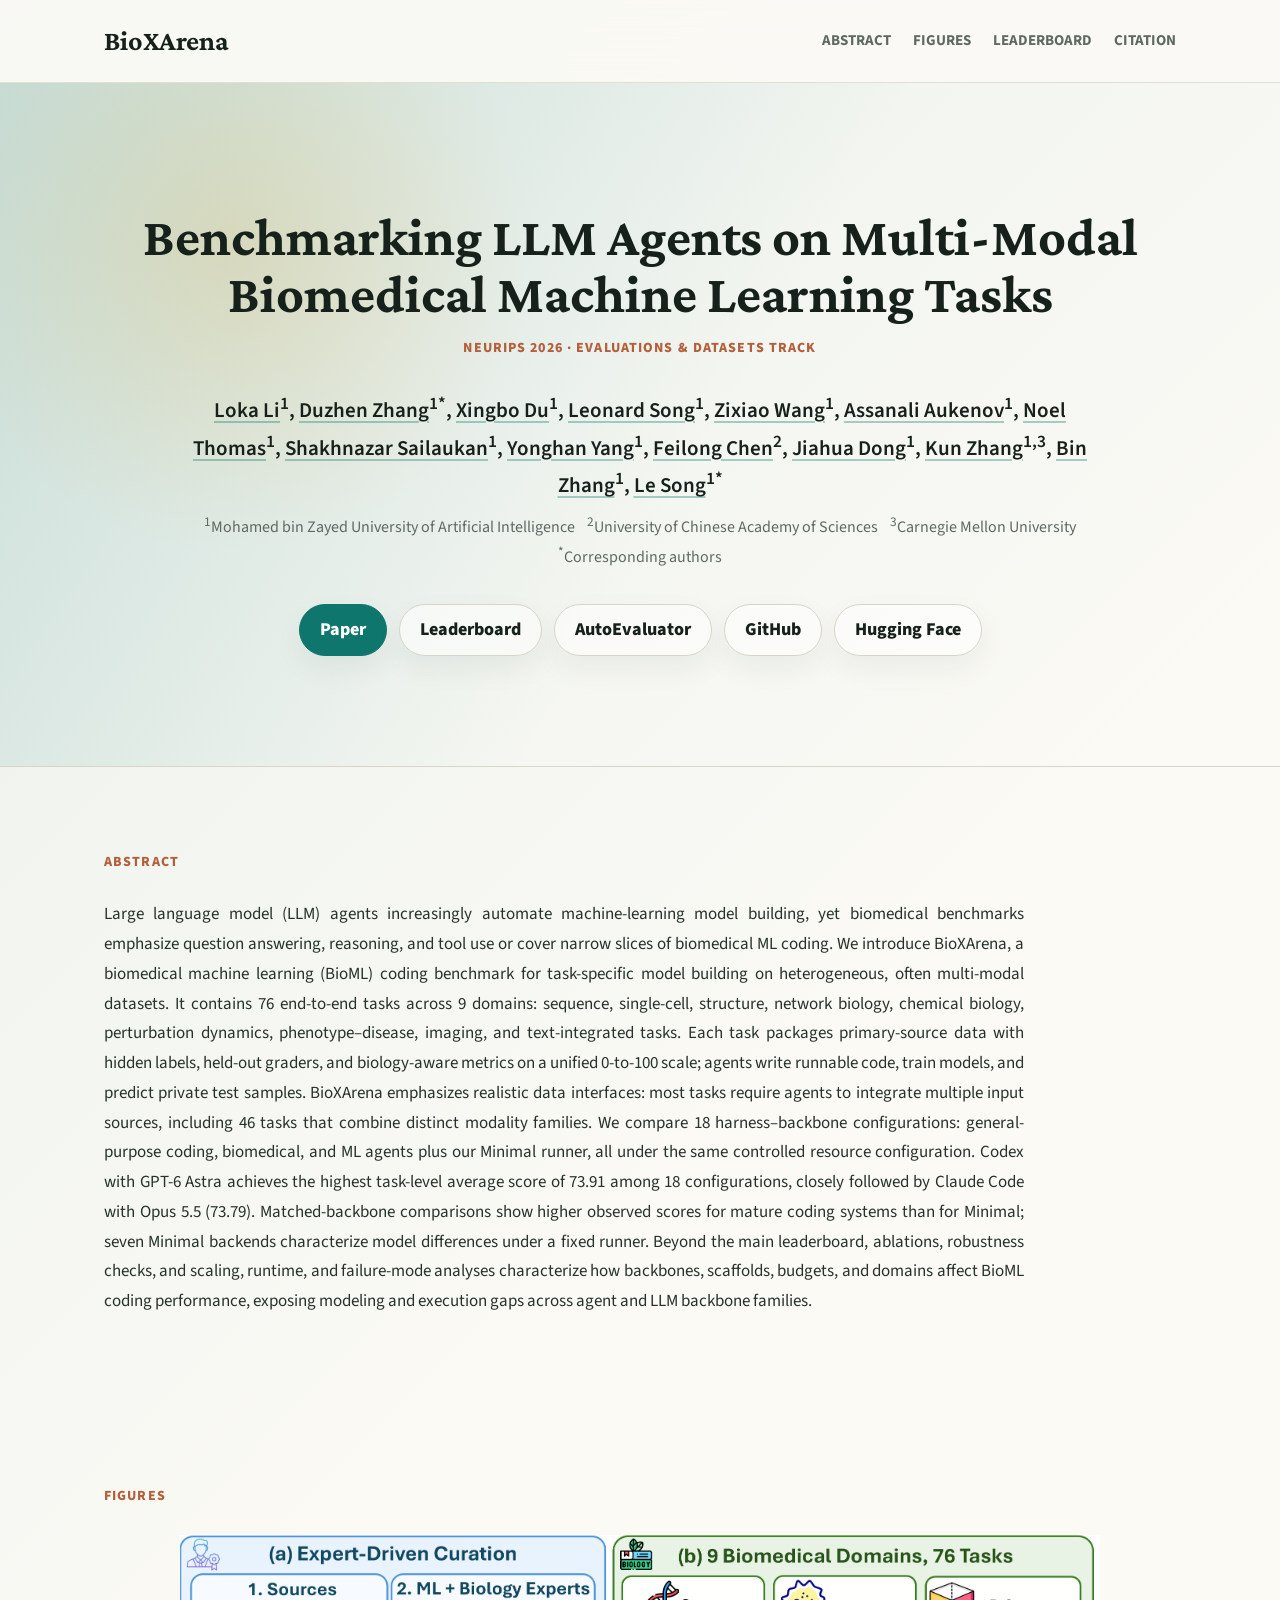
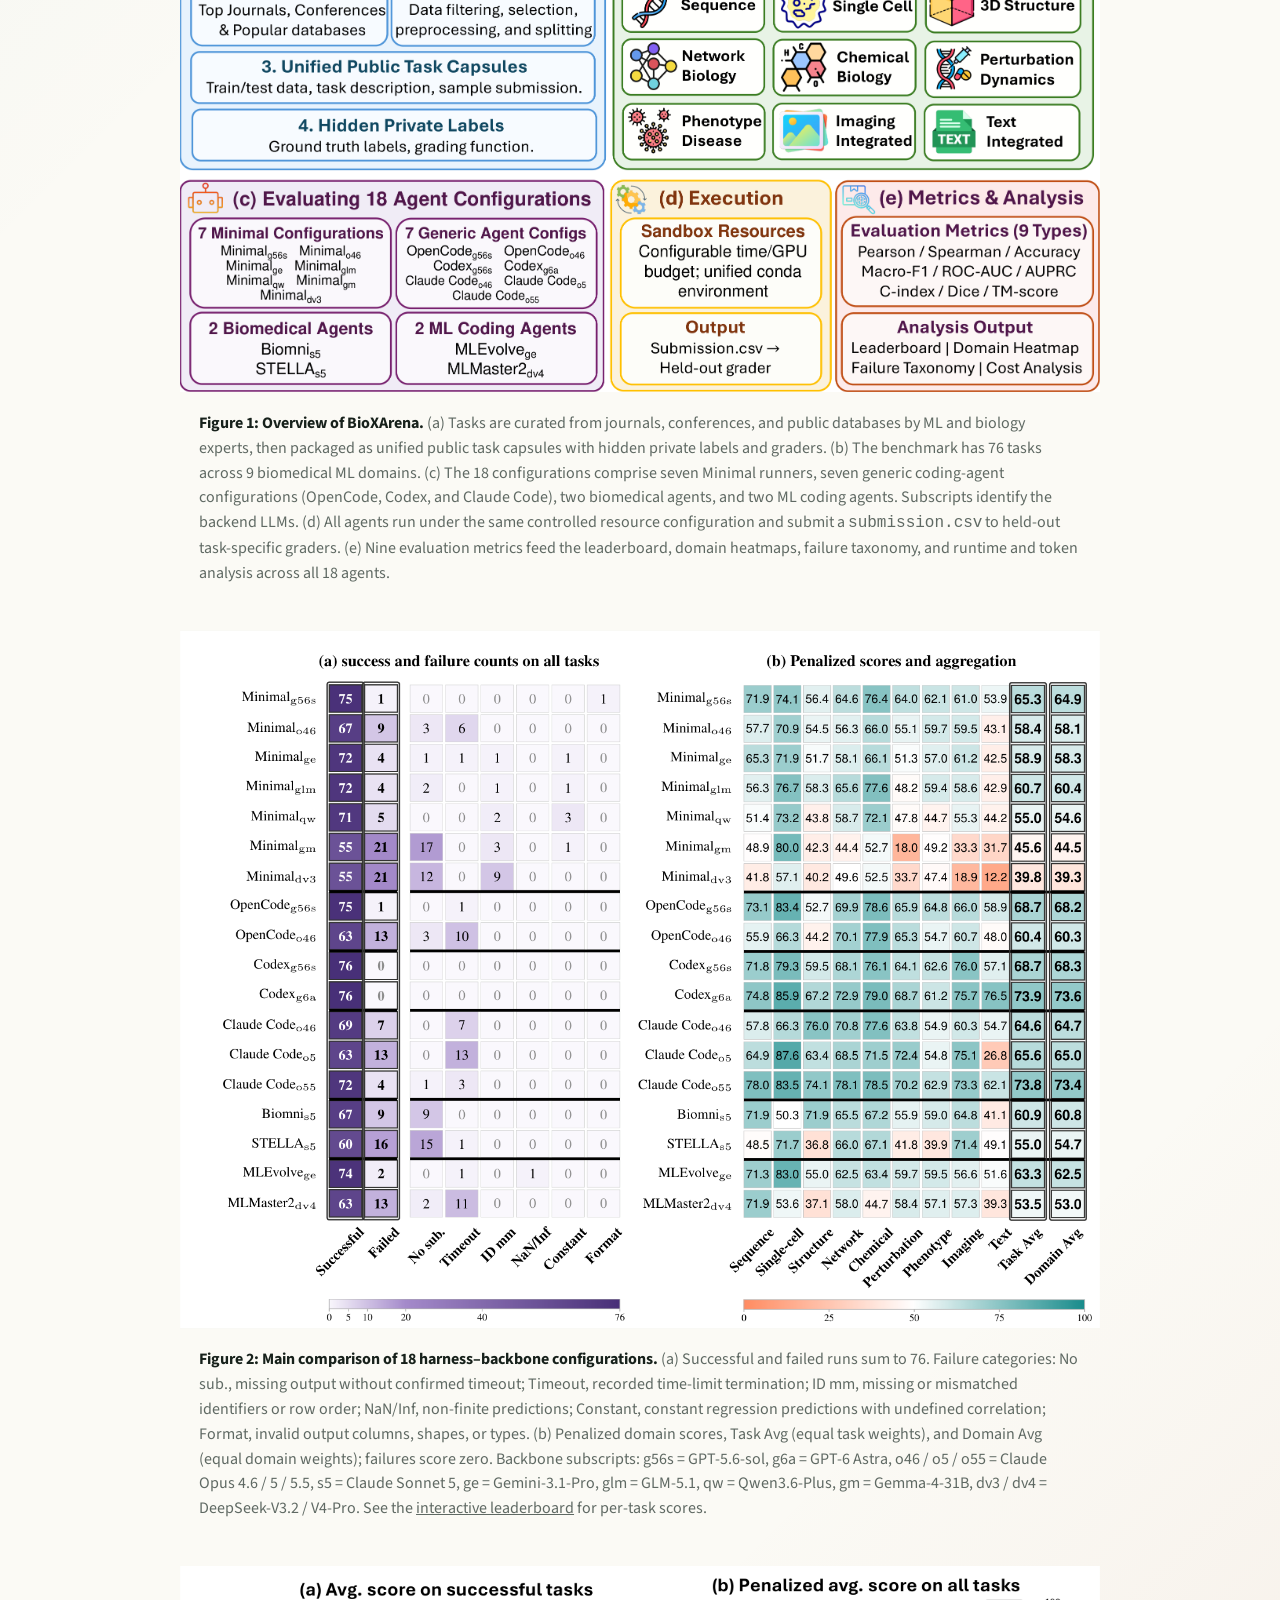
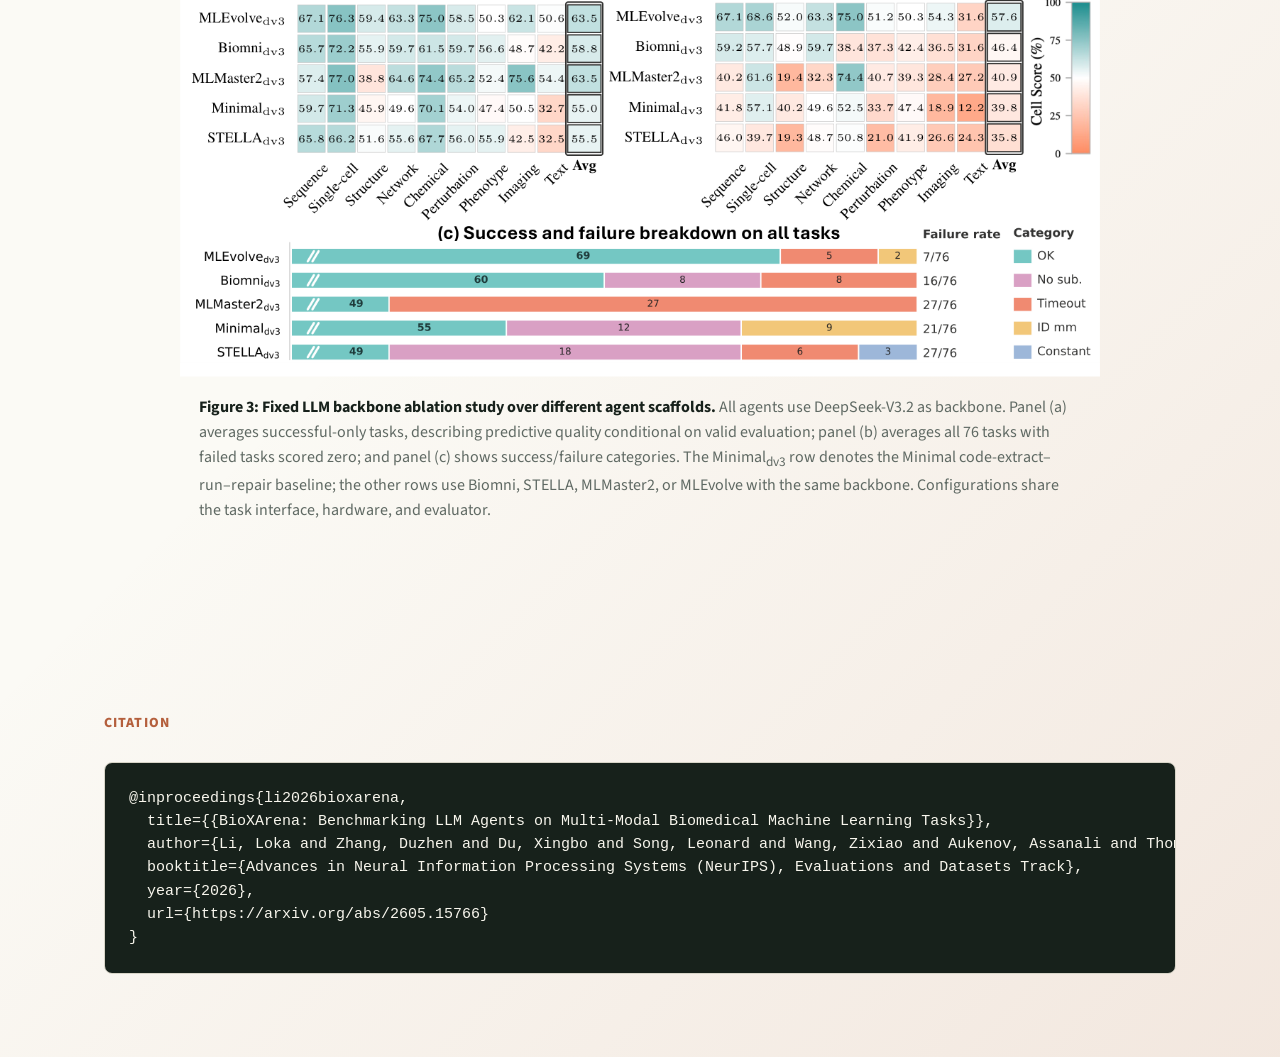
<file: index.html>
<!DOCTYPE html>
<html lang="en">
  <head>
    <meta charset="UTF-8" />
    <meta name="viewport" content="width=device-width, initial-scale=1.0" />
    <meta
      name="description"
      content="BioXArena (NeurIPS 2026): benchmarking LLM agents on 76 multi-modal biomedical machine learning tasks."
    />
    <title>BioXArena (NeurIPS 2026)</title>
    <link rel="preconnect" href="https://fonts.googleapis.com" />
    <link rel="preconnect" href="https://fonts.gstatic.com" crossorigin />
    <link
      href="https://fonts.googleapis.com/css2?family=Crimson+Pro:wght@500;600;700&family=Source+Sans+3:wght@400;500;600;700&display=swap"
      rel="stylesheet"
    />
    <link rel="stylesheet" href="styles.css?v=5" />
  </head>
  <body>
    <header class="site-header">
      <nav class="nav">
        <a class="brand" href="#">BioXArena</a>
        <div class="nav-links" aria-label="Page sections">
          <a href="#abstract">Abstract</a>
          <a href="#figures">Figures</a>
          <a href="leaderboard.html">Leaderboard</a>
          <a href="#citation">Citation</a>
        </div>
      </nav>
    </header>

    <!-- trigger redeploy -->
     
    <main>
      <section class="hero">
        <div class="hero-inner">
          <!-- <p class="eyebrow">Research Project Page Template</p> -->
          <h2>Benchmarking LLM Agents on Multi-Modal Biomedical Machine Learning Tasks</h2>
          <p class="eyebrow" style="margin-top:14px">NeurIPS 2026 &middot; Evaluations &amp; Datasets Track</p>

          <p class="authors">
            <a href="https://lokali.github.io/" target="_blank" rel="noreferrer"
              >Loka Li</a
            ><sup>1</sup>,
             <a href="https://bladedancer957.github.io/" target="_blank" rel="noreferrer"
              >Duzhen Zhang</a
            ><sup>1*</sup>,
              <a href="https://deepopo.github.io/" target="_blank" rel="noreferrer"
              >Xingbo Du</a
            ><sup>1</sup>,
             <a href="https://www.linkedin.com/in/leonard-song-118a513a4/" target="_blank" rel="noreferrer"
              >Leonard Song</a
            ><sup>1</sup>,
              <a href="https://scholar.google.com/citations?user=1A9NbwEAAAAJ&hl=en" target="_blank" rel="noreferrer"
              >Zixiao Wang</a
            ><sup>1</sup>,
            <a href="https://www.linkedin.com/in/a5an" target="_blank" rel="noreferrer"
              >Assanali Aukenov</a
            ><sup>1</sup>,
             <a href="https://scholar.google.com/citations?user=IiCfdkAAAAAJ&hl=en" target="_blank" rel="noreferrer"
              >Noel Thomas</a
            ><sup>1</sup>,
 <a href="https://www.sailaukan.com/" target="_blank" rel="noreferrer"
              >Shakhnazar Sailaukan</a
            ><sup>1</sup>,
             <a href="https://harryyoung2018.github.io/" target="_blank" rel="noreferrer"
              >Yonghan Yang</a
            ><sup>1</sup>,
               <a href="https://phellonchen.github.io/" target="_blank" rel="noreferrer"
              >Feilong Chen</a
            ><sup>2</sup>,
    <a href="https://scholar.google.com/citations?user=xrXqa8AAAAAJ&hl=zh-CN" target="_blank" rel="noreferrer"
              >Jiahua Dong</a
            ><sup>1</sup>,
              <a href="https://www.andrew.cmu.edu/user/kunz1/" target="_blank" rel="noreferrer"
              >Kun Zhang</a
            ><sup>1,3</sup>,
              <a href="https://scholar.google.com/citations?user=lFl6evoAAAAJ&hl=en" target="_blank" rel="noreferrer"
              >Bin Zhang</a
            ><sup>1</sup>,
                <a href="https://dasongle.github.io/" target="_blank" rel="noreferrer"
              >Le Song</a
            ><sup>1*</sup>
          </p>

          <p class="affiliations">
            <sup>1</sup>Mohamed bin Zayed University of Artificial Intelligence &nbsp;&nbsp;
            <sup>2</sup>University of Chinese Academy of Sciences &nbsp;&nbsp;
            <sup>3</sup>Carnegie Mellon University
          </p>
          <p class="affiliations"><sup>*</sup>Corresponding authors</p>

          <div class="actions" aria-label="Project links">
            <a class="button primary" href="https://arxiv.org/abs/2605.15766" target="_blank" rel="noreferrer">
              <span>Paper</span>
            </a>
            <a class="button" href="leaderboard.html">
              <span>Leaderboard</span>
            </a>
            <a class="button" href="https://www.codabench.org/competitions/18373/" target="_blank" rel="noreferrer">
              <span>AutoEvaluator</span>
            </a>
            <a class="button" href="https://github.com/mbzuai-ai4bio/BioXArena" target="_blank" rel="noreferrer">
              <span>GitHub</span>
            </a>
            <a class="button" href="https://huggingface.co/datasets/mbzuai-ai4bio/BioXArena-Data-Public" target="_blank" rel="noreferrer">
              <span>Hugging Face</span>
            </a>
          </div>
        </div>
      </section>

      <section class="section" id="abstract">
        <div class="section-heading">
          <p class="eyebrow">Abstract</p>
          <!-- <h3>Paper Summary</h3> -->
        </div>
        <p class="abstract-text">
          Large language model (LLM) agents increasingly automate machine-learning model building, yet biomedical benchmarks emphasize question answering, reasoning, and tool use or cover narrow slices of biomedical ML coding. We introduce BioXArena, a biomedical machine learning (BioML) coding benchmark for task-specific model building on heterogeneous, often multi-modal datasets. It contains 76 end-to-end tasks across 9 domains: sequence, single-cell, structure, network biology, chemical biology, perturbation dynamics, phenotype&ndash;disease, imaging, and text-integrated tasks. Each task packages primary-source data with hidden labels, held-out graders, and biology-aware metrics on a unified 0-to-100 scale; agents write runnable code, train models, and predict private test samples. BioXArena emphasizes realistic data interfaces: most tasks require agents to integrate multiple input sources, including 46 tasks that combine distinct modality families. We compare 18 harness&ndash;backbone configurations: general-purpose coding, biomedical, and ML agents plus our Minimal runner, all under the same controlled resource configuration. Codex with GPT-6 Astra achieves the highest task-level average score of 73.91 among 18 configurations, closely followed by Claude Code with Opus 5.5 (73.79). Matched-backbone comparisons show higher observed scores for mature coding systems than for Minimal; seven Minimal backends characterize model differences under a fixed runner. Beyond the main leaderboard, ablations, robustness checks, and scaling, runtime, and failure-mode analyses characterize how backbones, scaffolds, budgets, and domains affect BioML coding performance, exposing modeling and execution gaps across agent and LLM backbone families.
        </p>
      </section>

      <section class="section" id="figures">
        <div class="section-heading">
          <p class="eyebrow">Figures</p>
          <!-- <h3>Main Illustrations</h3> -->
        </div>

        <div class="figure-grid">
          <figure class="figure-card figure-main">
            <object
              class="figure-pdf"
              data="assets/Figure1_benchmark_pipeline.pdf?v=20261015#toolbar=0&amp;navpanes=0&amp;scrollbar=0&amp;view=FitH"
              type="application/pdf"
              aria-label="Figure 1: Overview of BioXArena"
            >
              <img
                src="assets/Figure1_benchmark_pipeline.png?v=20261015"
                alt="Figure 1: Overview of BioXArena"
              />
            </object>
            <figcaption>
              <strong>Figure 1: Overview of BioXArena.</strong> (a) Tasks are curated from journals, conferences, and public databases by ML and biology experts, then packaged as unified public task capsules with hidden private labels and graders. (b) The benchmark has 76 tasks across 9 biomedical ML domains. (c) The 18 configurations comprise seven Minimal runners, seven generic coding-agent configurations (OpenCode, Codex, and Claude Code), two biomedical agents, and two ML coding agents. Subscripts identify the backend LLMs. (d) All agents run under the same controlled resource configuration and submit a <code>submission.csv</code> to held-out task-specific graders. (e) Nine evaluation metrics feed the leaderboard, domain heatmaps, failure taxonomy, and runtime and token analysis across all 18 agents.
            </figcaption>
          </figure>

          <figure class="figure-card figure-results">
            <object
              class="figure-pdf"
              data="assets/Figure3_main_leaderboard_failures.pdf?v=20261015#toolbar=0&amp;navpanes=0&amp;scrollbar=0&amp;view=FitH"
              type="application/pdf"
              aria-label="Figure 2: Main comparison of 18 configurations"
            >
              <img
                src="assets/Figure3_main_leaderboard_failures.png?v=20261015"
                alt="Figure 2: Main comparison of 18 configurations"
              />
            </object>
            <figcaption>
              <strong>Figure 2: Main comparison of 18 harness&ndash;backbone configurations.</strong> (a) Successful and failed runs sum to 76. Failure categories: No sub., missing output without confirmed timeout; Timeout, recorded time-limit termination; ID mm, missing or mismatched identifiers or row order; NaN/Inf, non-finite predictions; Constant, constant regression predictions with undefined correlation; Format, invalid output columns, shapes, or types. (b) Penalized domain scores, Task Avg (equal task weights), and Domain Avg (equal domain weights); failures score zero. Backbone subscripts: g56s = GPT-5.6-sol, g6a = GPT-6 Astra, o46 / o5 / o55 = Claude Opus 4.6 / 5 / 5.5, s5 = Claude Sonnet 5, ge = Gemini-3.1-Pro, glm = GLM-5.1, qw = Qwen3.6-Plus, gm = Gemma-4-31B, dv3 / dv4 = DeepSeek-V3.2 / V4-Pro. See the <a href="leaderboard.html">interactive leaderboard</a> for per-task scores.
            </figcaption>
          </figure>

          <figure class="figure-card figure-ablation">
            <object
              class="figure-pdf"
              data="assets/Figure5_same_backbone_ablation_scores_failures.pdf?v=20261015#toolbar=0&amp;navpanes=0&amp;scrollbar=0&amp;view=FitH"
              type="application/pdf"
              aria-label="Figure 3: Fixed LLM backbone ablation study"
            >
              <img
                src="assets/Figure5_same_backbone_ablation_scores_failures.png?v=20261015"
                alt="Figure 3: Fixed LLM backbone ablation study"
              />
            </object>
            <figcaption>
              <strong>Figure 3: Fixed LLM backbone ablation study over different agent scaffolds.</strong> All agents use DeepSeek-V3.2 as backbone. Panel (a) averages successful-only tasks, describing predictive quality conditional on valid evaluation; panel (b) averages all 76 tasks with failed tasks scored zero; and panel (c) shows success/failure categories. The Minimal<sub>dv3</sub> row denotes the Minimal code-extract&ndash;run&ndash;repair baseline; the other rows use Biomni, STELLA, MLMaster2, or MLEvolve with the same backbone. Configurations share the task interface, hardware, and evaluator.
            </figcaption>
          </figure>

        </div>
      </section>

      <section class="section" id="citation">
        <div class="section-heading">
          <p class="eyebrow">Citation</p>
          <!-- <h3>BibTeX</h3> -->
        </div>
        <pre class="citation"><code>@inproceedings{li2026bioxarena,
  title={{BioXArena: Benchmarking LLM Agents on Multi-Modal Biomedical Machine Learning Tasks}},
  author={Li, Loka and Zhang, Duzhen and Du, Xingbo and Song, Leonard and Wang, Zixiao and Aukenov, Assanali and Thomas, Noel and Sailaukan, Shakhnazar and Yang, Yonghan and Chen, Feilong and Dong, Jiahua and Zhang, Kun and Zhang, Bin and Song, Le},
  booktitle={Advances in Neural Information Processing Systems (NeurIPS), Evaluations and Datasets Track},
  year={2026},
  url={https://arxiv.org/abs/2605.15766}
}</code></pre>
      </section>
    </main>

    <!-- <footer class="footer">
      <p>
        Replace template text, links, author information, figures, and citation
        before publishing.
      </p>
    </footer> -->
  </body>
</html>
</file>
<file: styles.css>
:root {
  --ink: #17211b;
  --muted: #5f6963;
  --paper: #fbfaf5;
  --paper-deep: #f0efe6;
  --line: #d8d5c8;
  --accent: #0f766e;
  --accent-dark: #0a4f49;
  --clay: #b45f3c;
  --gold: #d8a62d;
  --shadow: 0 24px 70px rgba(23, 33, 27, 0.12);
}

* {
  box-sizing: border-box;
}

html {
  scroll-behavior: smooth;
}

body {
  margin: 0;
  color: var(--ink);
  font-family: "Source Sans 3", sans-serif;
  font-size: 18px;
  line-height: 1.65;
  background:
    linear-gradient(135deg, rgba(15, 118, 110, 0.08), transparent 34%),
    linear-gradient(315deg, rgba(180, 95, 60, 0.12), transparent 30%),
    var(--paper);
}

a {
  color: inherit;
}

.site-header {
  position: sticky;
  top: 0;
  z-index: 10;
  border-bottom: 1px solid rgba(216, 213, 200, 0.75);
  background: rgba(251, 250, 245, 0.88);
  backdrop-filter: blur(18px);
}

.nav {
  display: flex;
  align-items: center;
  justify-content: space-between;
  max-width: 1120px;
  margin: 0 auto;
  padding: 18px 24px;
}

.brand {
  font-family: "Crimson Pro", serif;
  font-size: 28px;
  font-weight: 700;
  text-decoration: none;
}

.nav-links {
  display: flex;
  gap: 22px;
  color: var(--muted);
  font-size: 15px;
  font-weight: 700;
  text-transform: uppercase;
}

.nav-links a {
  text-decoration: none;
}

.nav-links a:hover {
  color: var(--accent-dark);
}

.hero {
  min-height: 76vh;
  display: grid;
  align-items: center;
  padding: 72px 24px 56px;
  border-bottom: 1px solid var(--line);
  background:
    radial-gradient(circle at 18% 24%, rgba(216, 166, 45, 0.2), transparent 26%),
    linear-gradient(120deg, rgba(15, 118, 110, 0.16), rgba(251, 250, 245, 0) 55%);
}

.hero-inner {
  width: min(100%, 1040px);
  margin: 0 auto;
  text-align: center;
}

.eyebrow {
  margin: 0 0 12px;
  color: var(--clay);
  font-size: 14px;
  font-weight: 800;
  letter-spacing: 0.08em;
  text-transform: uppercase;
}

h1,
h2 {
  margin: 0;
  font-family: "Crimson Pro", serif;
  line-height: 1.05;
}

h1 {
  max-width: 980px;
  margin: 0 auto;
  font-size: clamp(46px, 8vw, 92px);
}

h2 {
  font-size: clamp(34px, 5vw, 54px);
}

.authors {
  max-width: 900px;
  margin: 30px auto 8px;
  font-size: 21px;
  font-weight: 600;
}

.authors a {
  text-decoration-color: rgba(15, 118, 110, 0.35);
  text-decoration-thickness: 2px;
  text-underline-offset: 4px;
}

.authors a:hover {
  color: var(--accent-dark);
}

.affiliations {
  max-width: 900px;
  margin: 0 auto;
  color: var(--muted);
  font-size: 16px;
}

.actions {
  display: flex;
  flex-wrap: wrap;
  justify-content: center;
  gap: 12px;
  margin-top: 34px;
}

.button {
  display: inline-flex;
  align-items: center;
  justify-content: center;
  min-height: 46px;
  padding: 10px 20px;
  border: 1px solid var(--line);
  border-radius: 999px;
  background: rgba(255, 255, 255, 0.58);
  color: var(--ink);
  font-weight: 800;
  text-decoration: none;
  box-shadow: 0 12px 30px rgba(23, 33, 27, 0.06);
}

.button:hover {
  border-color: rgba(15, 118, 110, 0.55);
  transform: translateY(-1px);
}

.button.primary {
  border-color: var(--accent);
  background: var(--accent);
  color: white;
}

.section {
  max-width: 1120px;
  margin: 0 auto;
  padding: 84px 24px;
}

.section-heading {
  margin-bottom: 26px;
}

.abstract-text {
  max-width: 920px;
  margin: 0;
  color: #26322b;
  font-size: 17px;
  line-height: 1.75;
  text-align: justify;
  text-justify: inter-word;
}

.figure-grid {
  display: grid;
  grid-template-columns: 1fr;
  gap: 22px;
}

.figure-card {
  width: 86%;
  margin: 0 auto;
  overflow: hidden;
  border: 0;
  border-radius: 0;
  background: transparent;
  box-shadow: none;
}

.figure-main {
  width: 86%;
}

.figure-card img {
  display: block;
  width: 100%;
  height: auto;
  object-fit: contain;
  background: var(--paper-deep);
}

.figure-pdf {
  display: block;
  width: 100%;
  border: 0;
  background: white;
  clip-path: inset(1px);
}

.figure-main .figure-pdf {
  aspect-ratio: 783 / 390;
}

.figure-results .figure-pdf {
  aspect-ratio: 473 / 359;
}

.figure-ablation .figure-pdf {
  aspect-ratio: 438 / 196;
}

.figure-card figcaption {
  padding: 18px 20px 22px;
  color: var(--muted);
  font-size: 16px;
  line-height: 1.55;
}

.figure-card strong {
  color: var(--ink);
}

.citation {
  overflow-x: auto;
  margin: 0;
  padding: 24px;
  border: 1px solid var(--line);
  border-radius: 8px;
  background: #17211b;
  color: #f8f6ed;
  font-size: 15px;
  line-height: 1.55;
}

.footer {
  border-top: 1px solid var(--line);
  padding: 28px 24px 36px;
  color: var(--muted);
  text-align: center;
  font-size: 15px;
}

.footer p {
  margin: 0;
}

@media (max-width: 720px) {
  body {
    font-size: 16px;
  }

  .nav {
    align-items: flex-start;
    flex-direction: column;
    gap: 10px;
    padding: 14px 18px;
  }

  .nav-links {
    width: 100%;
    justify-content: space-between;
    gap: 12px;
    font-size: 13px;
  }

  .hero {
    min-height: auto;
    padding: 58px 18px 42px;
  }

  .authors {
    font-size: 18px;
  }

  .actions {
    align-items: stretch;
    flex-direction: column;
  }

  .button {
    width: 100%;
  }

  .section {
    padding: 62px 18px;
  }

  .figure-grid {
    grid-template-columns: 1fr;
  }

  .figure-card,
  .figure-main {
    width: 100%;
  }
}
</file>
